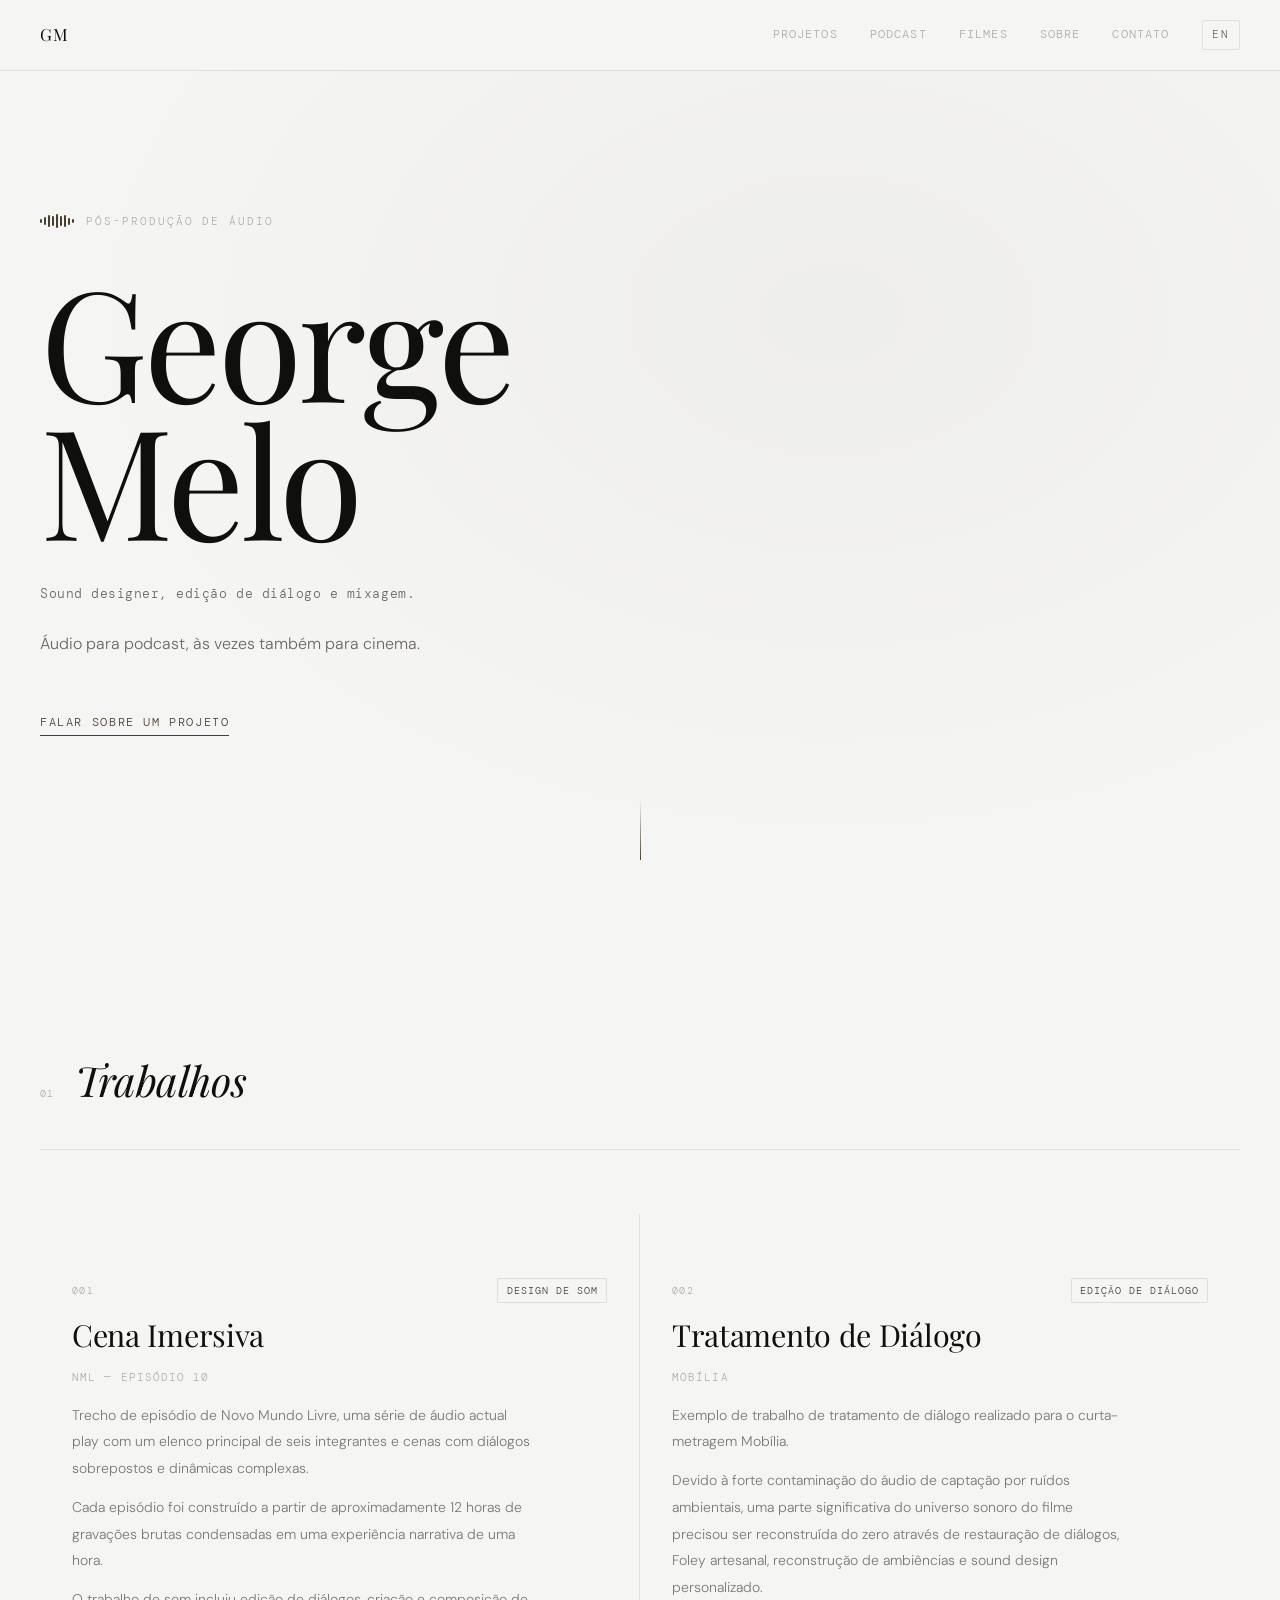
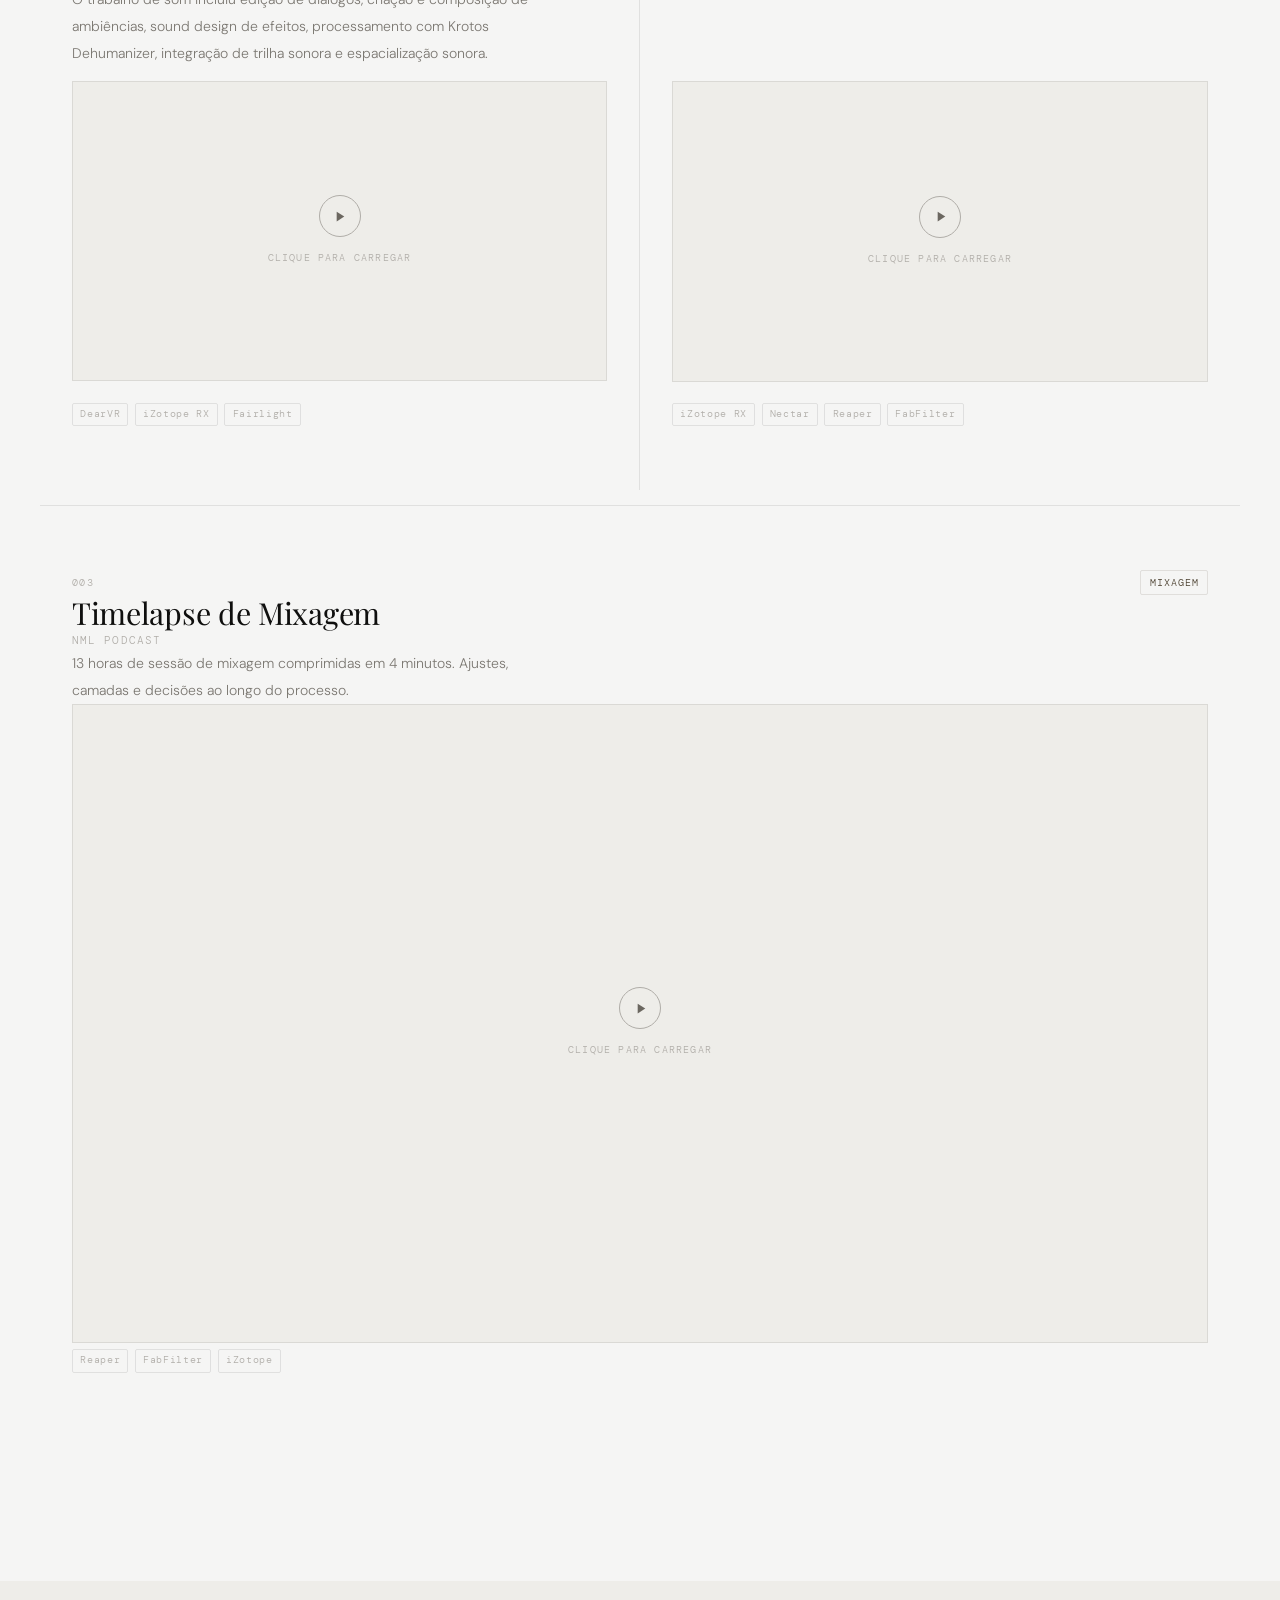
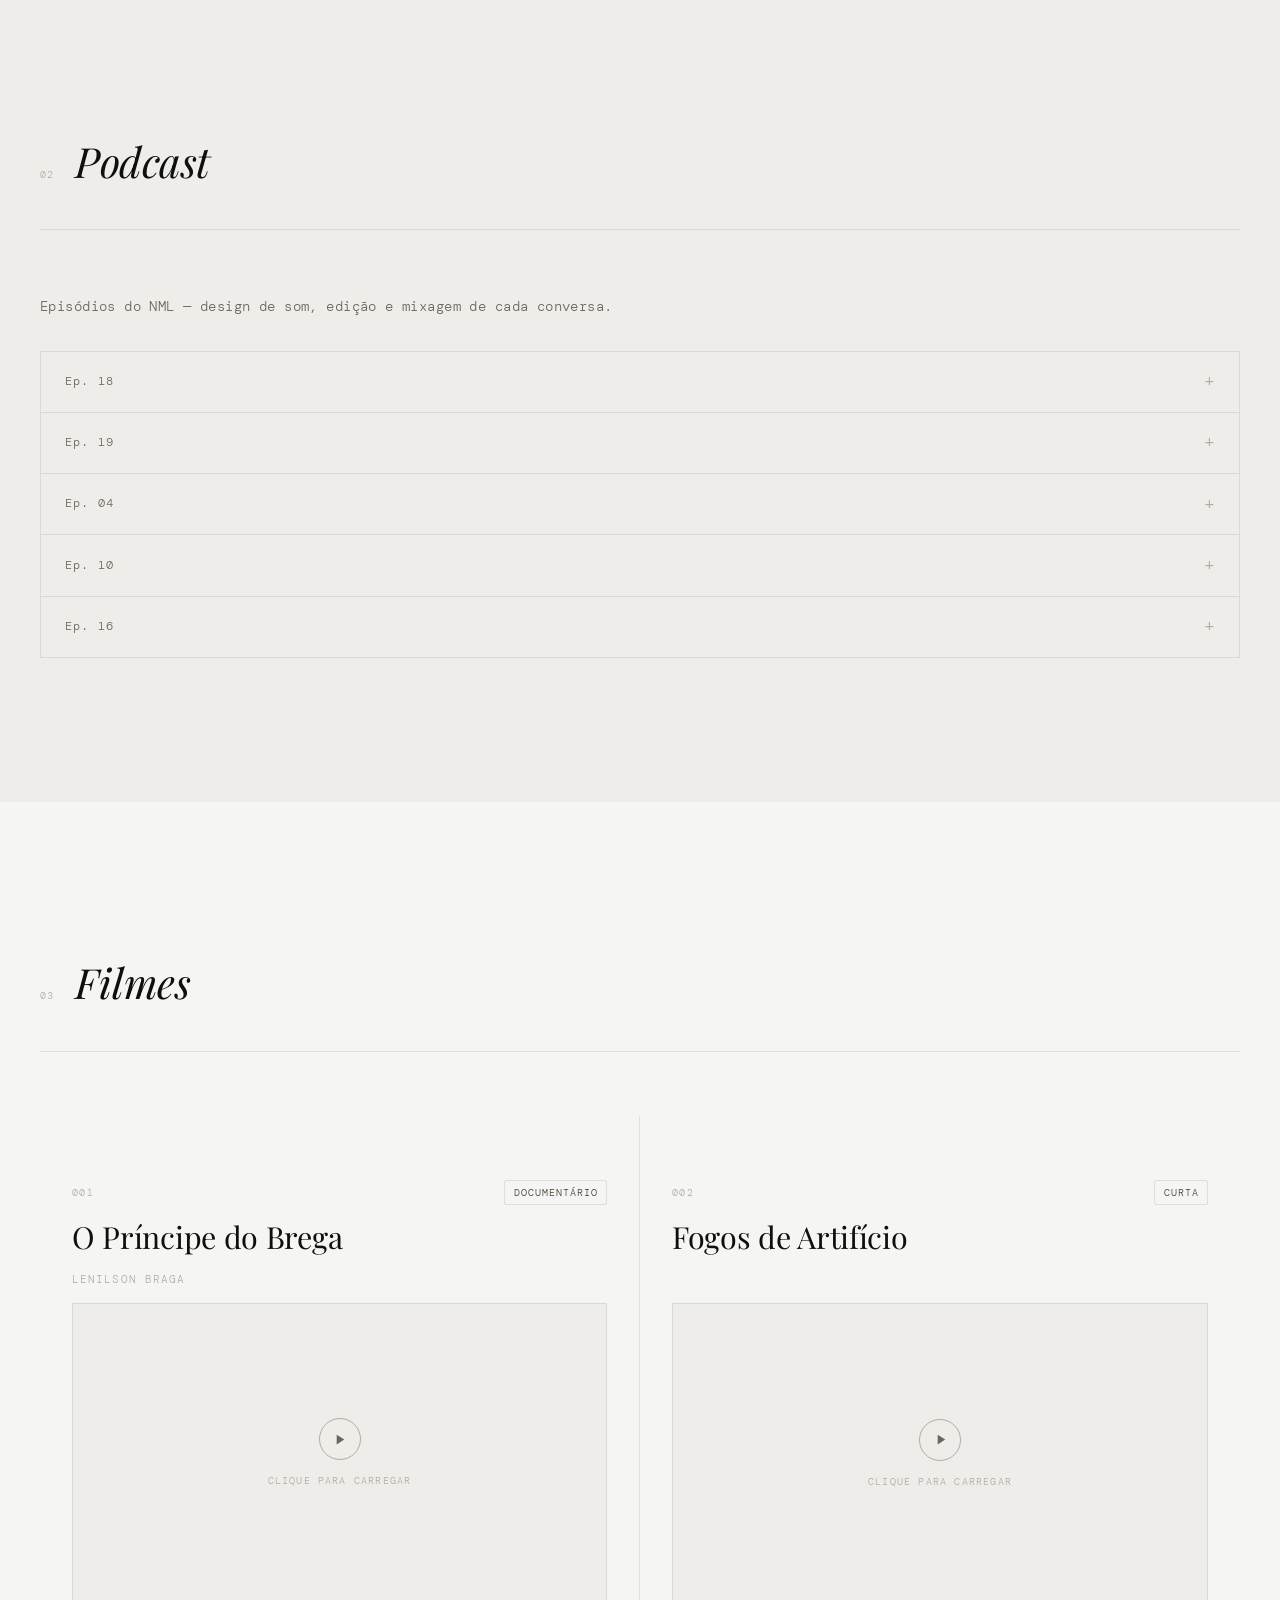
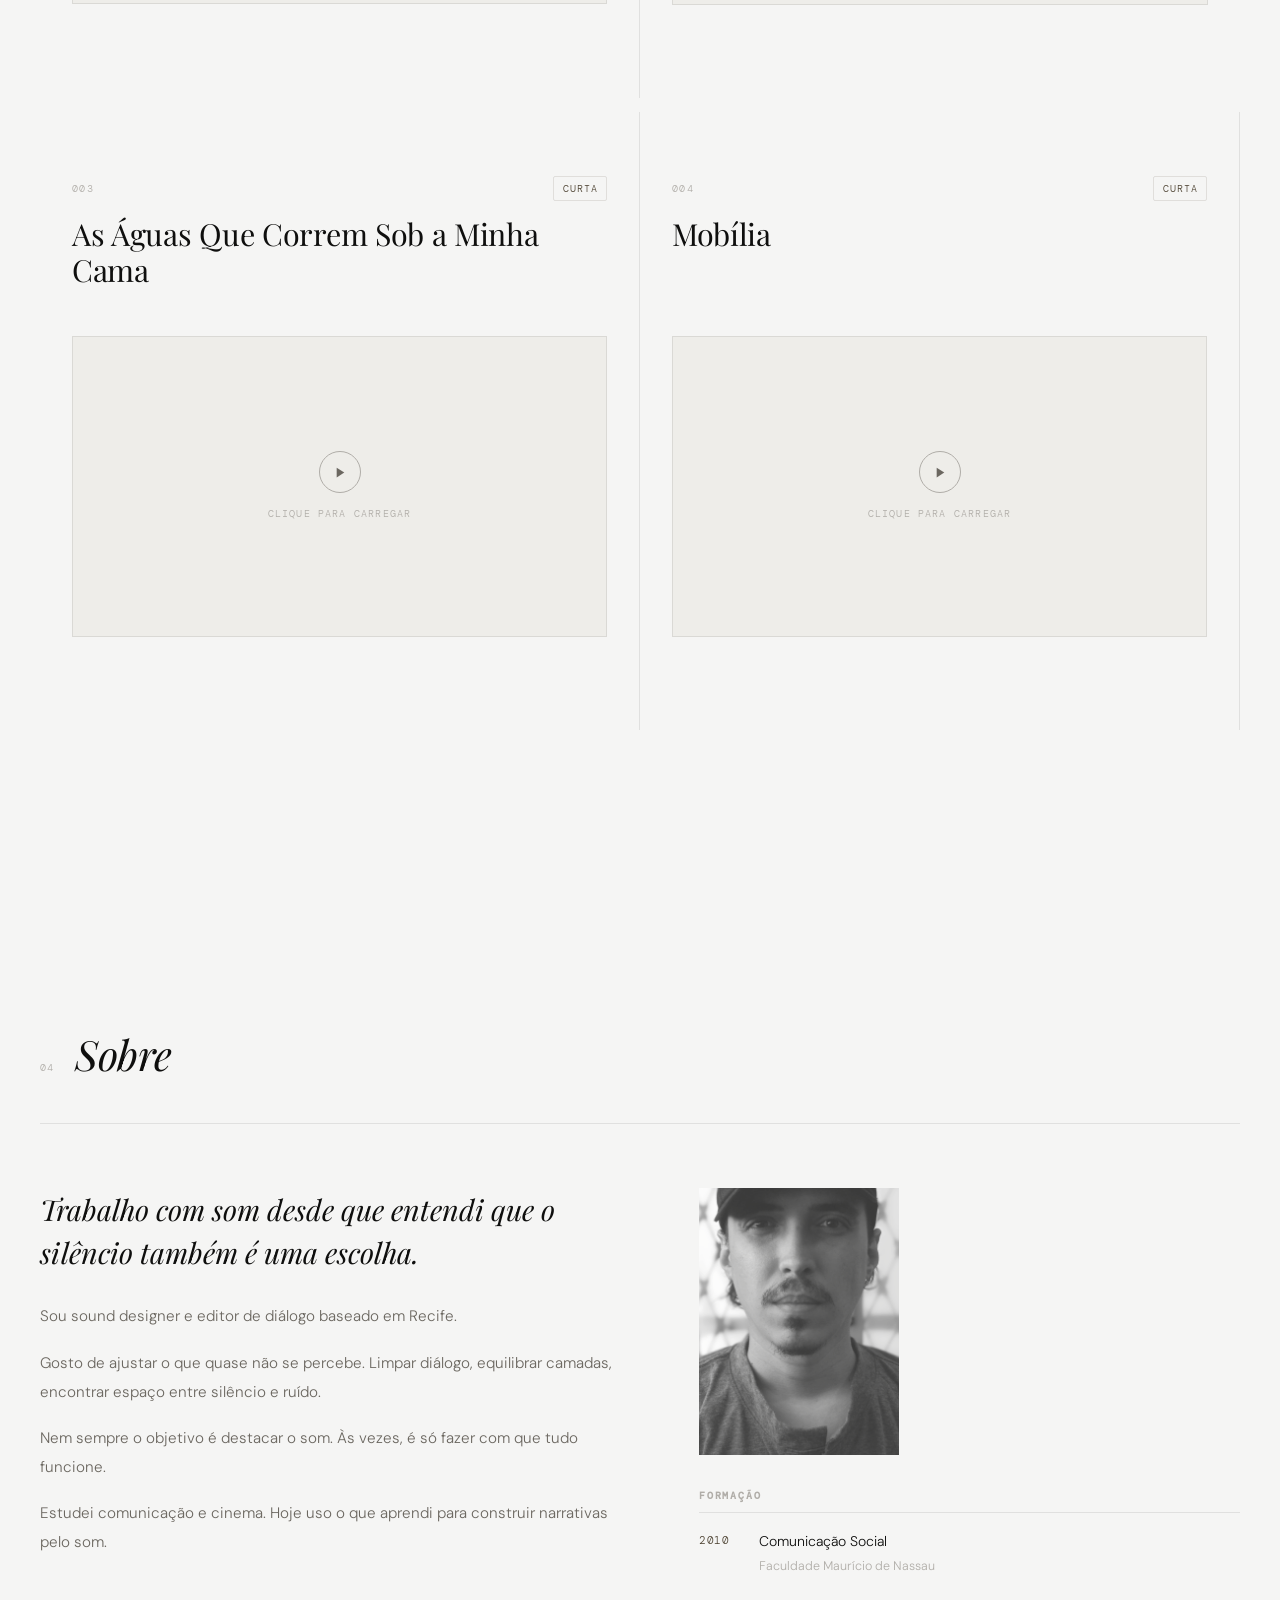
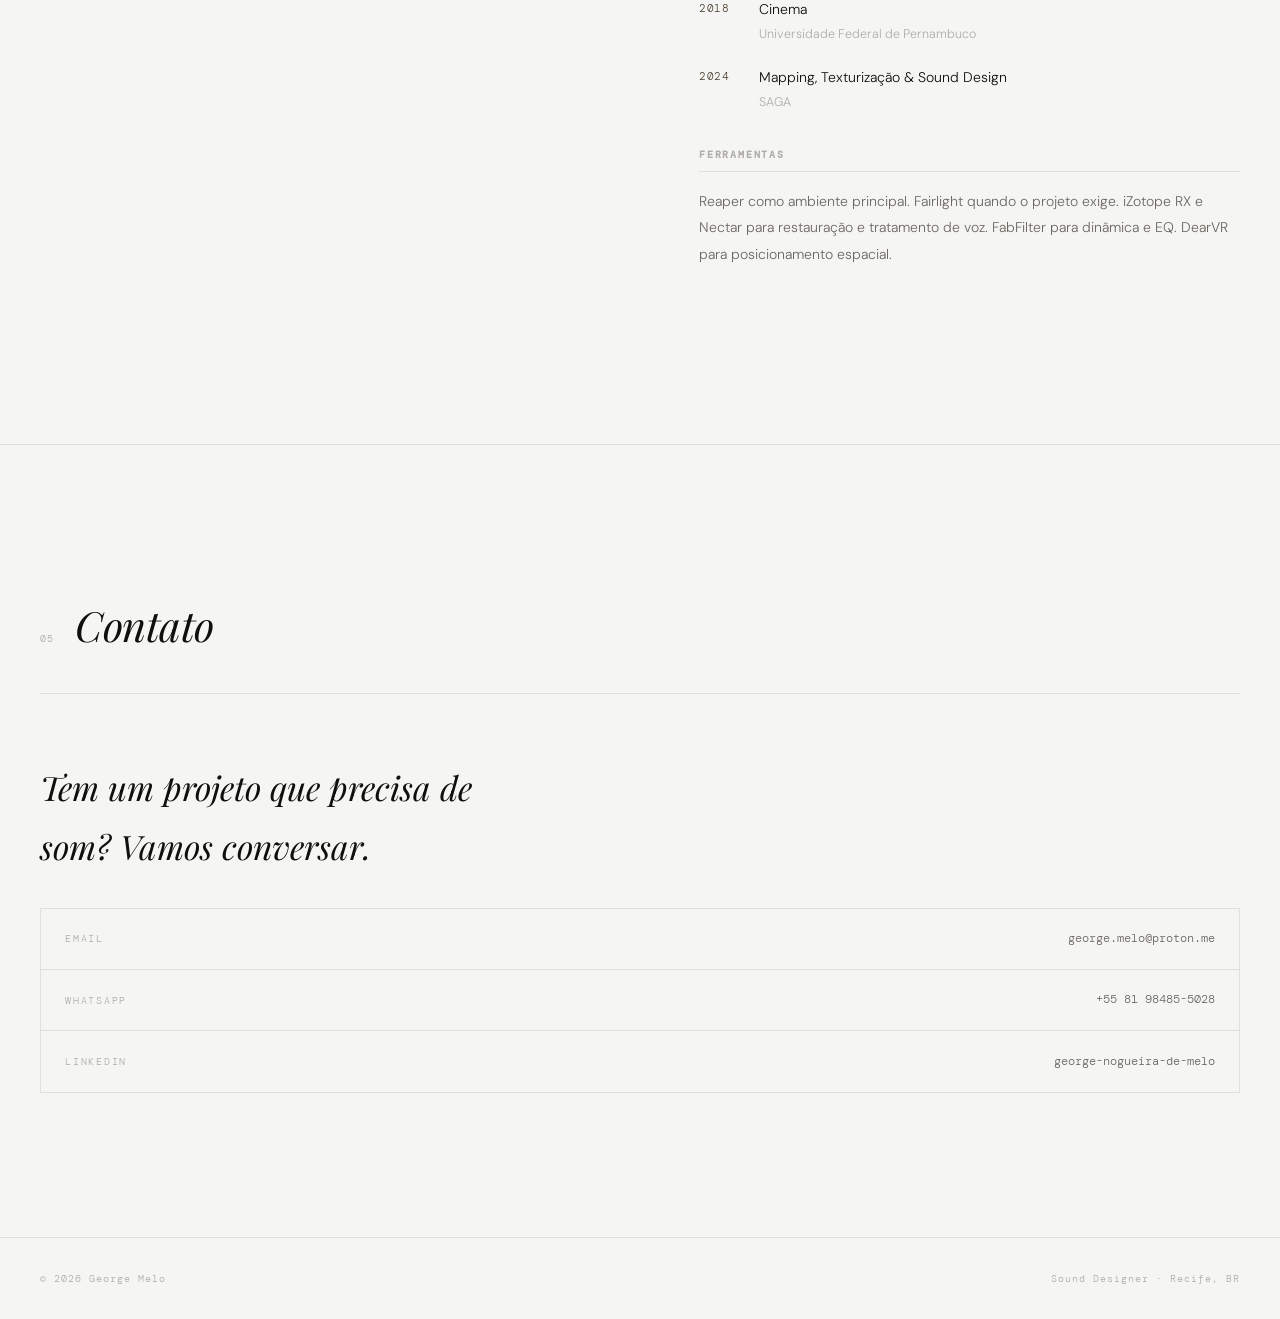
<file: index.html>
<!DOCTYPE html>
<html lang="pt-BR">
<head>
  <meta charset="UTF-8" />
  <meta name="viewport" content="width=device-width, initial-scale=1.0" />
  <title>George Melo — Sound Designer</title>
  <meta name="description" content="George Melo — Sound Designer, Dialogue Editor & Mixer especializado em pós-produção de áudio." />
  <meta property="og:title" content="Portfólio – George Nogueira de Melo">
  <meta property="og:description" content="Design de som, edição de diálogo e mixagem para podcast e narrativa sonora.">
  <meta property="og:image" content="https://resonancecore.github.io/preview.jpg">
  <meta property="og:url" content="https://resonancecore.github.io/">
  <meta property="og:type" content="website">
  <link rel="preconnect" href="https://fonts.googleapis.com" />
  <link rel="preconnect" href="https://fonts.gstatic.com" crossorigin />
  <link href="https://fonts.googleapis.com/css2?family=Playfair+Display:ital,wght@0,400;0,700;1,400&family=DM+Mono:wght@300;400&family=DM+Sans:ital,wght@0,300;0,400;1,300&display=swap" rel="stylesheet" />
  <link rel="stylesheet" href="styles.css" />
</head>
<body>

  <!-- NAV -->
  <nav class="nav">
    <span class="nav-logo">GM</span>
    <div class="nav-right">
      <a href="#projetos" class="nav-link" data-pt="Projetos" data-en="Work">Projetos</a>
      <a href="#podcast" class="nav-link" data-pt="Podcast" data-en="Podcast">Podcast</a>
      <a href="#filmes" class="nav-link" data-pt="Filmes" data-en="Films">Filmes</a>
      <a href="#sobre" class="nav-link" data-pt="Sobre" data-en="About">Sobre</a>
      <a href="#contato" class="nav-link" data-pt="Contato" data-en="Contact">Contato</a>
      <button class="lang-toggle" id="langToggle" aria-label="Toggle language">EN</button>
    </div>
  </nav>

  <!-- HERO -->
  <section class="hero">
    <div class="hero-inner">
      <div class="hero-label">
        <span class="waveform-icon" aria-hidden="true">
          <span></span><span></span><span></span><span></span><span></span><span></span><span></span><span></span><span></span>
        </span>
        <span data-pt="Pós-produção de áudio" data-en="Audio post-production">Pós-produção de áudio</span>
      </div>
      <h1 class="hero-name">George<br>Melo</h1>
      <div class="hero-roles">
        <span data-pt="Sound designer, edição de diálogo e mixagem." data-en="Sound designer, dialogue editing and mixing.">Sound designer, edição de diálogo e mixagem.</span>
      </div>
      <p class="hero-bio" data-pt="Áudio para podcast, às vezes também para cinema." data-en="Audio for podcasts, sometimes also for film.">
        Áudio para podcast, às vezes também para cinema.
      </p>
      <a href="#contato" class="hero-cta" data-pt="Falar sobre um projeto" data-en="Talk about a project">Falar sobre um projeto</a>
    </div>
    <div class="hero-scroll-hint" aria-hidden="true">
      <span class="scroll-line"></span>
    </div>
  </section>

  <!-- PROJECTS -->
  <section class="section" id="projetos">
    <div class="section-header">
      <span class="section-num">01</span>
      <h2 class="section-title" data-pt="Trabalhos" data-en="Work">Trabalhos</h2>
    </div>

    <div class="projects-grid">

      <!-- Project 1 -->
      <article class="project">
        <div class="project-meta">
          <span class="project-index">001</span>
          <span class="project-tag" data-pt="Design de Som" data-en="Sound Design">Design de Som</span>
        </div>
        <h3 class="project-title" data-pt="Cena Imersiva" data-en="Immersive Scene">Cena Imersiva</h3>
        <p class="project-client">NML — Episódio 10</p>
        <div class="project-desc">
          <p data-pt="Trecho de episódio de Novo Mundo Livre, uma série de áudio actual play com um elenco principal de seis integrantes e cenas com diálogos sobrepostos e dinâmicas complexas." data-en="Excerpt from Novo Mundo Livre, an actual play audio series featuring a six-member main cast and scenes with overlapping dialogue and complex dynamics.">Trecho de episódio de Novo Mundo Livre, uma série de áudio actual play com um elenco principal de seis integrantes e cenas com diálogos sobrepostos e dinâmicas complexas.</p>
          <p data-pt="Cada episódio foi construído a partir de aproximadamente 12 horas de gravações brutas condensadas em uma experiência narrativa de uma hora." data-en="Each episode was built from approximately 12 hours of raw recordings condensed into a one-hour narrative experience.">Cada episódio foi construído a partir de aproximadamente 12 horas de gravações brutas condensadas em uma experiência narrativa de uma hora.</p>
          <p data-pt="O trabalho de som incluiu edição de diálogos, criação e composição de ambiências, sound design de efeitos, processamento com Krotos Dehumanizer, integração de trilha sonora e espacialização sonora." data-en="Sound work included dialogue editing, ambience creation and composition, sound effects design, processing with Krotos Dehumanizer, score integration, and spatial audio design.">O trabalho de som incluiu edição de diálogos, criação e composição de ambiências, sound design de efeitos, processamento com Krotos Dehumanizer, integração de trilha sonora e espacialização sonora.</p>
        </div>
        <div class="video-trigger" data-src="https://player.vimeo.com/video/1186978144?autoplay=1" data-src-en="https://player.vimeo.com/video/1191549845?title=0&byline=0&portrait=0&badge=0&autopause=0&player_id=0&app_id=58479">
          <div class="video-thumb-placeholder">
            <div class="play-icon" aria-label="Reproduzir vídeo">
              <svg viewBox="0 0 24 24" fill="none" xmlns="http://www.w3.org/2000/svg"><polygon points="5,3 19,12 5,21" fill="currentColor"/></svg>
            </div>
            <span class="video-hint" data-pt="Clique para carregar" data-en="Click to load">Clique para carregar</span>
          </div>
        </div>
        <div class="video-embed hidden">
          <iframe src="" width="100%" height="100%" frameborder="0" allow="autoplay; fullscreen; picture-in-picture" allowfullscreen title="Cena Imersiva — NML Ep. 10"></iframe>
        </div>
        <div class="project-tools">
          <span>DearVR</span><span>iZotope RX</span><span>Fairlight</span>
        </div>
      </article>

      <!-- Project 2 -->
      <article class="project">
        <div class="project-meta">
          <span class="project-index">002</span>
          <span class="project-tag" data-pt="Edição de Diálogo" data-en="Dialogue Editing">Edição de Diálogo</span>
        </div>
        <h3 class="project-title" data-pt="Tratamento de Diálogo" data-en="Dialogue Treatment">Tratamento de Diálogo</h3>
        <p class="project-client">Mobília</p>
        <div class="project-desc">
          <p data-pt="Exemplo de trabalho de tratamento de diálogo realizado para o curta-metragem Mobília." data-en="Example of dialogue treatment work for the short film Mobília.">Exemplo de trabalho de tratamento de diálogo realizado para o curta-metragem Mobília.</p>
          <p data-pt="Devido à forte contaminação do áudio de captação por ruídos ambientais, uma parte significativa do universo sonoro do filme precisou ser reconstruída do zero através de restauração de diálogos, Foley artesanal, reconstrução de ambiências e sound design personalizado." data-en="Due to severe environmental noise contamination in the production audio, a substantial portion of the film's sonic environment had to be reconstructed from scratch through dialogue restoration, handcrafted Foley, ambience rebuilding, and custom sound design.">Devido à forte contaminação do áudio de captação por ruídos ambientais, uma parte significativa do universo sonoro do filme precisou ser reconstruída do zero através de restauração de diálogos, Foley artesanal, reconstrução de ambiências e sound design personalizado.</p>
        </div>
        <div class="video-trigger" data-src="https://player.vimeo.com/video/1186978139?autoplay=1" data-src-en="https://player.vimeo.com/video/1191549846?title=0&byline=0&portrait=0&badge=0&autopause=0&player_id=0&app_id=58479">
          <div class="video-thumb-placeholder">
            <div class="play-icon" aria-label="Reproduzir vídeo">
              <svg viewBox="0 0 24 24" fill="none" xmlns="http://www.w3.org/2000/svg"><polygon points="5,3 19,12 5,21" fill="currentColor"/></svg>
            </div>
            <span class="video-hint" data-pt="Clique para carregar" data-en="Click to load">Clique para carregar</span>
          </div>
        </div>
        <div class="video-embed hidden">
          <iframe src="" width="100%" height="100%" frameborder="0" allow="autoplay; fullscreen; picture-in-picture" allowfullscreen title="Tratamento de Diálogo — Mobília"></iframe>
        </div>
        <div class="project-tools">
          <span>iZotope RX</span><span>Nectar</span><span>Reaper</span><span>FabFilter</span>
        </div>
      </article>

      <!-- Project 3 -->
      <article class="project project--wide">
        <div class="project-meta">
          <span class="project-index">003</span>
          <span class="project-tag" data-pt="Mixagem" data-en="Mixing">Mixagem</span>
        </div>
        <h3 class="project-title" data-pt="Timelapse de Mixagem" data-en="Mixing Timelapse">Timelapse de Mixagem</h3>
        <p class="project-client">NML Podcast</p>
        <div class="project-desc">
          <p data-pt="13 horas de sessão de mixagem comprimidas em 4 minutos. Ajustes, camadas e decisões ao longo do processo." data-en="13 hours of mixing compressed into 4 minutes. Adjustments, layers and decisions throughout the process.">13 horas de sessão de mixagem comprimidas em 4 minutos. Ajustes, camadas e decisões ao longo do processo.</p>
        </div>
        <div class="video-trigger" data-src="https://player.vimeo.com/video/989617160?autoplay=1">
          <div class="video-thumb-placeholder">
            <div class="play-icon" aria-label="Reproduzir vídeo">
              <svg viewBox="0 0 24 24" fill="none" xmlns="http://www.w3.org/2000/svg"><polygon points="5,3 19,12 5,21" fill="currentColor"/></svg>
            </div>
            <span class="video-hint" data-pt="Clique para carregar" data-en="Click to load">Clique para carregar</span>
          </div>
        </div>
        <div class="video-embed hidden">
          <iframe src="" width="100%" height="100%" frameborder="0" allow="autoplay; fullscreen; picture-in-picture" allowfullscreen title="Timelapse de Mixagem — NML Podcast"></iframe>
        </div>
        <div class="project-tools">
          <span>Reaper</span><span>FabFilter</span><span>iZotope</span>
        </div>
      </article>

    </div>
  </section>

  <!-- PODCAST -->
  <section class="section section--dark" id="podcast">
    <div class="section-header">
      <span class="section-num">02</span>
      <h2 class="section-title" data-pt="Podcast" data-en="Podcast">Podcast</h2>
    </div>
    <p class="section-intro" data-pt="Episódios do NML — design de som, edição e mixagem de cada conversa." data-en="NML episodes — sound design, editing and mixing of each conversation.">
      Episódios do NML — design de som, edição e mixagem de cada conversa.
    </p>

    <div class="podcast-list">

      <div class="podcast-item">
        <div class="podcast-header" aria-expanded="false" role="button" tabindex="0">
          <div class="podcast-info">
            <span class="podcast-num">Ep. 18</span>
            <span class="podcast-arrow" aria-hidden="true">+</span>
          </div>
        </div>
        <div class="podcast-player" aria-hidden="true">
          <iframe style="border-radius:12px" src="https://open.spotify.com/embed/episode/7v37Azx0YZOzwY3ZMUkgqJ" width="100%" height="152" frameBorder="0" allowfullscreen="" allow="autoplay; clipboard-write; encrypted-media; fullscreen; picture-in-picture" loading="lazy"></iframe>
        </div>
      </div>

      <div class="podcast-item">
        <div class="podcast-header" aria-expanded="false" role="button" tabindex="0">
          <div class="podcast-info">
            <span class="podcast-num">Ep. 19</span>
            <span class="podcast-arrow" aria-hidden="true">+</span>
          </div>
        </div>
        <div class="podcast-player" aria-hidden="true">
          <iframe style="border-radius:12px" src="https://open.spotify.com/embed/episode/5BUpVxiwVRlsMdhxe8S7I6" width="100%" height="152" frameBorder="0" allowfullscreen="" allow="autoplay; clipboard-write; encrypted-media; fullscreen; picture-in-picture" loading="lazy"></iframe>
        </div>
      </div>

      <div class="podcast-item">
        <div class="podcast-header" aria-expanded="false" role="button" tabindex="0">
          <div class="podcast-info">
            <span class="podcast-num">Ep. 04</span>
            <span class="podcast-arrow" aria-hidden="true">+</span>
          </div>
        </div>
        <div class="podcast-player" aria-hidden="true">
          <iframe style="border-radius:12px" src="https://open.spotify.com/embed/episode/6XPq3MjhQQ6Ggx3zyJfv5a" width="100%" height="152" frameBorder="0" allowfullscreen="" allow="autoplay; clipboard-write; encrypted-media; fullscreen; picture-in-picture" loading="lazy"></iframe>
        </div>
      </div>

      <div class="podcast-item">
        <div class="podcast-header" aria-expanded="false" role="button" tabindex="0">
          <div class="podcast-info">
            <span class="podcast-num">Ep. 10</span>
            <span class="podcast-arrow" aria-hidden="true">+</span>
          </div>
        </div>
        <div class="podcast-player" aria-hidden="true">
          <iframe style="border-radius:12px" src="https://open.spotify.com/embed/episode/1GruVCiB3ov61nTpC6R1aq" width="100%" height="152" frameBorder="0" allowfullscreen="" allow="autoplay; clipboard-write; encrypted-media; fullscreen; picture-in-picture" loading="lazy"></iframe>
        </div>
      </div>

      <div class="podcast-item">
        <div class="podcast-header" aria-expanded="false" role="button" tabindex="0">
          <div class="podcast-info">
            <span class="podcast-num">Ep. 16</span>
            <span class="podcast-arrow" aria-hidden="true">+</span>
          </div>
        </div>
        <div class="podcast-player" aria-hidden="true">
          <iframe style="border-radius:12px" src="https://open.spotify.com/embed/episode/0O3COQrmfVcECfe2mvMOZe" width="100%" height="152" frameBorder="0" allowfullscreen="" allow="autoplay; clipboard-write; encrypted-media; fullscreen; picture-in-picture" loading="lazy"></iframe>
        </div>
      </div>

    </div>
  </section>

  <!-- FILMES -->
  <section class="section" id="filmes">
    <div class="section-header">
      <span class="section-num">03</span>
      <h2 class="section-title" data-pt="Filmes" data-en="Films">Filmes</h2>
    </div>

    <div class="projects-grid">

      <!-- Filme 1 -->
      <article class="project">
        <div class="project-meta">
          <span class="project-index">001</span>
          <span class="project-tag" data-pt="Documentário" data-en="Documentary">Documentário</span>
        </div>
        <h3 class="project-title" data-pt="O Príncipe do Brega" data-en="O Príncipe do Brega">O Príncipe do Brega</h3>
        <p class="project-client">Lenilson Braga</p>
        <div class="video-trigger" data-src="https://www.youtube.com/embed/1pjKIqkFPAs?autoplay=1">
          <div class="video-thumb-placeholder">
            <div class="play-icon" aria-label="Reproduzir vídeo">
              <svg viewBox="0 0 24 24" fill="none" xmlns="http://www.w3.org/2000/svg"><polygon points="5,3 19,12 5,21" fill="currentColor"/></svg>
            </div>
            <span class="video-hint" data-pt="Clique para carregar" data-en="Click to load">Clique para carregar</span>
          </div>
        </div>
        <div class="video-embed hidden">
          <iframe src="" width="100%" height="100%" frameborder="0" allow="autoplay; fullscreen; picture-in-picture" allowfullscreen title="Lenilson Braga — O Príncipe do Brega"></iframe>
        </div>
      </article>

      <!-- Filme 2 -->
      <article class="project">
        <div class="project-meta">
          <span class="project-index">002</span>
          <span class="project-tag" data-pt="Curta" data-en="Short Film">Curta</span>
        </div>
        <h3 class="project-title" data-pt="Fogos de Artifício" data-en="Fogos de Artifício">Fogos de Artifício</h3>
        <p class="project-client">&nbsp;</p>
        <div class="video-trigger" data-src="https://www.youtube.com/embed/_QcA58NuWd4?autoplay=1">
          <div class="video-thumb-placeholder">
            <div class="play-icon" aria-label="Reproduzir vídeo">
              <svg viewBox="0 0 24 24" fill="none" xmlns="http://www.w3.org/2000/svg"><polygon points="5,3 19,12 5,21" fill="currentColor"/></svg>
            </div>
            <span class="video-hint" data-pt="Clique para carregar" data-en="Click to load">Clique para carregar</span>
          </div>
        </div>
        <div class="video-embed hidden">
          <iframe src="" width="100%" height="100%" frameborder="0" allow="autoplay; fullscreen; picture-in-picture" allowfullscreen title="Fogos de Artifício"></iframe>
        </div>
      </article>

      <!-- Filme 3 -->
      <article class="project">
        <div class="project-meta">
          <span class="project-index">003</span>
          <span class="project-tag" data-pt="Curta" data-en="Short Film">Curta</span>
        </div>
        <h3 class="project-title" data-pt="As Águas Que Correm Sob a Minha Cama" data-en="As Águas Que Correm Sob a Minha Cama">As Águas Que Correm Sob a Minha Cama</h3>
        <p class="project-client">&nbsp;</p>
        <div class="video-trigger" data-src="https://www.youtube.com/embed/z8sB6iKHdWU?autoplay=1">
          <div class="video-thumb-placeholder">
            <div class="play-icon" aria-label="Reproduzir vídeo">
              <svg viewBox="0 0 24 24" fill="none" xmlns="http://www.w3.org/2000/svg"><polygon points="5,3 19,12 5,21" fill="currentColor"/></svg>
            </div>
            <span class="video-hint" data-pt="Clique para carregar" data-en="Click to load">Clique para carregar</span>
          </div>
        </div>
        <div class="video-embed hidden">
          <iframe src="" width="100%" height="100%" frameborder="0" allow="autoplay; fullscreen; picture-in-picture" allowfullscreen title="As Águas Que Correm Sob a Minha Cama"></iframe>
        </div>
      </article>

      <!-- Filme 4 -->
      <article class="project">
        <div class="project-meta">
          <span class="project-index">004</span>
          <span class="project-tag" data-pt="Curta" data-en="Short Film">Curta</span>
        </div>
        <h3 class="project-title" data-pt="Mobília" data-en="Mobília">Mobília</h3>
        <p class="project-client">&nbsp;</p>
        <div class="video-trigger" data-src="https://player.vimeo.com/video/1187041165?autoplay=1">
          <div class="video-thumb-placeholder">
            <div class="play-icon" aria-label="Reproduzir vídeo">
              <svg viewBox="0 0 24 24" fill="none" xmlns="http://www.w3.org/2000/svg"><polygon points="5,3 19,12 5,21" fill="currentColor"/></svg>
            </div>
            <span class="video-hint" data-pt="Clique para carregar" data-en="Click to load">Clique para carregar</span>
          </div>
        </div>
        <div class="video-embed hidden">
          <iframe src="" width="100%" height="100%" frameborder="0" allow="autoplay; fullscreen; picture-in-picture" allowfullscreen title="Mobília"></iframe>
        </div>
      </article>

    </div>
  </section>

  <!-- ABOUT -->
  <section class="section" id="sobre">
    <div class="section-header">
      <span class="section-num">04</span>
      <h2 class="section-title" data-pt="Sobre" data-en="About">Sobre</h2>
    </div>

    <div class="about-grid">
      <div class="about-text">
        <p class="about-lead" data-pt="Trabalho com som desde que entendi que o silêncio também é uma escolha." data-en="I have worked with sound since I realized that silence is also a choice.">
          Trabalho com som desde que entendi que o silêncio também é uma escolha.
        </p>
        <p data-pt="Sou sound designer e editor de diálogo baseado em Recife." data-en="I am a sound designer and dialogue editor based in Recife.">
          Sou sound designer e editor de diálogo baseado em Recife.
        </p>
        <p data-pt="Gosto de ajustar o que quase não se percebe. Limpar diálogo, equilibrar camadas, encontrar espaço entre silêncio e ruído." data-en="I focus on what usually goes unnoticed. Cleaning dialogue, balancing layers, shaping space between silence and noise.">
          Gosto de ajustar o que quase não se percebe. Limpar diálogo, equilibrar camadas, encontrar espaço entre silêncio e ruído.
        </p>
        <p data-pt="Nem sempre o objetivo é destacar o som. Às vezes, é só fazer com que tudo funcione." data-en="Sometimes the goal is not to make sound stand out. Sometimes it is just about making everything work.">
          Nem sempre o objetivo é destacar o som. Às vezes, é só fazer com que tudo funcione.
        </p>
        <p data-pt="Estudei comunicação e cinema. Hoje uso o que aprendi para construir narrativas pelo som." data-en="My background is in communication and film. Today I use what I learned to build narratives through sound.">
          Estudei comunicação e cinema. Hoje uso o que aprendi para construir narrativas pelo som.
        </p>
      </div>

      <div class="about-details">
        <div class="about-portrait">
          <img src="mugshot.jpg" alt="George Melo" class="portrait-img" />
        </div>

        <div class="about-block">
          <h4 class="about-block-title" data-pt="Formação" data-en="Education">Formação</h4>
          <ul class="edu-list">
            <li>
              <span class="edu-year">2010</span>
              <span>
                <span data-pt="Comunicação Social" data-en="Social Communication">Comunicação Social</span><br>
                <span class="edu-school">Faculdade Maurício de Nassau</span>
              </span>
            </li>
            <li>
              <span class="edu-year">2018</span>
              <span>
                <span data-pt="Cinema" data-en="Cinema">Cinema</span><br>
                <span class="edu-school">Universidade Federal de Pernambuco</span>
              </span>
            </li>
            <li>
              <span class="edu-year">2024</span>
              <span>
                <span data-pt="Mapping, Texturização & Sound Design" data-en="Mapping, Texturing & Sound Design">Mapping, Texturização & Sound Design</span><br>
                <span class="edu-school">SAGA</span>
              </span>
            </li>
          </ul>
        </div>

        <div class="about-block">
          <h4 class="about-block-title" data-pt="Ferramentas" data-en="Tools">Ferramentas</h4>
          <div class="tools-prose" data-pt="Reaper como ambiente principal. Fairlight quando o projeto exige. iZotope RX e Nectar para restauração e tratamento de voz. FabFilter para dinâmica e EQ. DearVR para posicionamento espacial." data-en="Reaper as primary environment. Fairlight when the project demands it. iZotope RX and Nectar for restoration and voice treatment. FabFilter for dynamics and EQ. DearVR for spatial positioning.">
            Reaper como ambiente principal. Fairlight quando o projeto exige. iZotope RX e Nectar para restauração e tratamento de voz. FabFilter para dinâmica e EQ. DearVR para posicionamento espacial.
          </div>
        </div>
      </div>
    </div>
  </section>

  <!-- CONTACT -->
  <section class="section section--contact" id="contato">
    <div class="section-header">
      <span class="section-num">05</span>
      <h2 class="section-title" data-pt="Contato" data-en="Contact">Contato</h2>
    </div>

    <div class="contact-inner">
      <p class="contact-lead" data-pt="Tem um projeto que precisa de som? Vamos conversar." data-en="Have a project that needs sound? Let's talk.">
        Tem um projeto que precisa de som? Vamos conversar.
      </p>

      <div class="contact-links">
        <a href="mailto:george.melo@proton.me" class="contact-link">
          <span class="contact-link-label" data-pt="Email" data-en="Email">Email</span>
          <span class="contact-link-value">george.melo@proton.me</span>
        </a>
        <a href="https://wa.me/5581984855028" target="_blank" rel="noopener" class="contact-link contact-link--wa">
          <span class="contact-link-label">WhatsApp</span>
          <span class="contact-link-value">+55 81 98485-5028</span>
        </a>
        <a href="https://www.linkedin.com/in/george-nogueira-de-melo-1a5a78235" target="_blank" rel="noopener" class="contact-link">
          <span class="contact-link-label">LinkedIn</span>
          <span class="contact-link-value">george-nogueira-de-melo</span>
        </a>
      </div>
    </div>
  </section>

  <footer class="footer">
    <span>© <span id="year"></span> George Melo</span>
    <span data-pt="Sound Designer · Recife, BR" data-en="Sound Designer · Recife, BR">Sound Designer · Recife, BR</span>
  </footer>

  <script src="script.js"></script>
</body>
</html>
</file>
<file: styles.css>
/* ============================
   CSS VARIABLES & RESET
   ============================ */

:root {
  --bg: #f5f5f4;
  --bg-dark: #eeede9;
  --surface: #edece8;
  --border: rgba(15, 15, 15, 0.09);
  --text: #0f0f0e;
  --text-muted: #6b6760;
  --text-faint: #b0ada8;
  --accent: #4a3f2e;
  --accent-dim: rgba(74, 63, 46, 0.12);
  --font-display: 'Playfair Display', Georgia, serif;
  --font-body: 'DM Sans', sans-serif;
  --font-mono: 'DM Mono', monospace;
  --space-xs: 0.5rem;
  --space-sm: 1rem;
  --space-md: 2rem;
  --space-lg: 4rem;
  --space-xl: 9rem;
  --max-w: 1200px;
  --ease: cubic-bezier(0.25, 0.46, 0.45, 0.94);
}

*, *::before, *::after {
  box-sizing: border-box;
  margin: 0;
  padding: 0;
}

html {
  scroll-behavior: smooth;
  font-size: 16px;
}

body {
  background-color: var(--bg);
  color: var(--text);
  font-family: var(--font-body);
  font-weight: 300;
  line-height: 1.75;
  -webkit-font-smoothing: antialiased;
  overflow-x: hidden;
}

img { max-width: 100%; display: block; }
a { text-decoration: none; color: inherit; }
ul { list-style: none; }
button { cursor: pointer; background: none; border: none; font: inherit; color: inherit; }

/* ============================
   ANIMATIONS
   ============================ */

@keyframes fadeUp {
  from { opacity: 0; transform: translateY(20px); }
  to   { opacity: 1; transform: translateY(0); }
}

@keyframes pulse {
  0%, 100% { transform: scaleY(0.3); }
  50%       { transform: scaleY(1); }
}

@keyframes lineGrow {
  from { height: 0; opacity: 0; }
  to   { height: 60px; opacity: 1; }
}

/* ============================
   NAV
   ============================ */

.nav {
  position: fixed;
  top: 0;
  left: 0;
  right: 0;
  z-index: 100;
  display: flex;
  align-items: center;
  justify-content: space-between;
  padding: 1.25rem 2.5rem;
  background: rgba(245, 245, 244, 0.88);
  backdrop-filter: blur(14px);
  -webkit-backdrop-filter: blur(14px);
  border-bottom: 1px solid var(--border);
  transition: border-color 0.4s var(--ease);
}

.nav-logo {
  font-family: var(--font-display);
  font-size: 1.05rem;
  letter-spacing: 0.04em;
  color: var(--text);
}

.nav-right {
  display: flex;
  align-items: center;
  gap: 2rem;
}

.nav-link {
  font-family: var(--font-mono);
  font-size: 0.72rem;
  letter-spacing: 0.1em;
  text-transform: uppercase;
  color: var(--text-faint);
  transition: color 0.3s var(--ease);
}

.nav-link:hover {
  color: var(--text);
}

.lang-toggle {
  font-family: var(--font-mono);
  font-size: 0.68rem;
  letter-spacing: 0.12em;
  text-transform: uppercase;
  color: var(--text-muted);
  border: 1px solid var(--border);
  padding: 0.28rem 0.62rem;
  border-radius: 2px;
  transition: all 0.3s var(--ease);
}

.lang-toggle:hover {
  color: var(--accent);
  border-color: var(--accent);
}

/* ============================
   HERO
   ============================ */

.hero {
  min-height: 100vh;
  display: flex;
  flex-direction: column;
  justify-content: center;
  padding: 8rem 2.5rem 5rem;
  position: relative;
  overflow: hidden;
}

.hero::before {
  content: '';
  position: absolute;
  top: 0; left: 0; right: 0; bottom: 0;
  background: radial-gradient(ellipse at 65% 35%, rgba(74, 63, 46, 0.04) 0%, transparent 65%);
  pointer-events: none;
}

.hero-inner {
  max-width: var(--max-w);
  margin: 0 auto;
  width: 100%;
  animation: fadeUp 0.9s var(--ease) both;
}

.hero-label {
  display: flex;
  align-items: center;
  gap: 0.75rem;
  font-family: var(--font-mono);
  font-size: 0.68rem;
  letter-spacing: 0.18em;
  text-transform: uppercase;
  color: var(--text-faint);
  margin-bottom: 2.5rem;
  animation: fadeUp 0.9s var(--ease) 0.1s both;
}

.waveform-icon {
  display: flex;
  align-items: center;
  gap: 2px;
  height: 14px;
}

.waveform-icon span {
  display: block;
  width: 2px;
  background: var(--accent);
  border-radius: 1px;
  animation: pulse 1.8s ease-in-out infinite;
}
.waveform-icon span:nth-child(1) { height: 4px;  animation-delay: 0s; }
.waveform-icon span:nth-child(2) { height: 8px;  animation-delay: 0.15s; }
.waveform-icon span:nth-child(3) { height: 12px; animation-delay: 0.3s; }
.waveform-icon span:nth-child(4) { height: 10px; animation-delay: 0.45s; }
.waveform-icon span:nth-child(5) { height: 14px; animation-delay: 0.6s; }
.waveform-icon span:nth-child(6) { height: 10px; animation-delay: 0.75s; }
.waveform-icon span:nth-child(7) { height: 12px; animation-delay: 0.9s; }
.waveform-icon span:nth-child(8) { height: 7px;  animation-delay: 1.05s; }
.waveform-icon span:nth-child(9) { height: 4px;  animation-delay: 1.2s; }

.hero-name {
  font-family: var(--font-display);
  font-size: clamp(4rem, 12vw, 10rem);
  font-weight: 400;
  line-height: 0.9;
  letter-spacing: -0.025em;
  color: var(--text);
  margin-bottom: 2.25rem;
  animation: fadeUp 0.9s var(--ease) 0.2s both;
}

.hero-roles {
  font-family: var(--font-mono);
  font-size: 0.82rem;
  letter-spacing: 0.04em;
  color: var(--text-muted);
  margin-bottom: 1.5rem;
  animation: fadeUp 0.9s var(--ease) 0.35s both;
}

.hero-bio {
  max-width: 440px;
  font-size: 1rem;
  color: var(--text-muted);
  line-height: 1.8;
  margin-bottom: 3rem;
  animation: fadeUp 0.9s var(--ease) 0.45s both;
}

.hero-cta {
  display: inline-block;
  font-family: var(--font-mono);
  font-size: 0.72rem;
  letter-spacing: 0.14em;
  text-transform: uppercase;
  color: var(--accent);
  border-bottom: 1px solid var(--accent);
  padding-bottom: 2px;
  transition: opacity 0.3s var(--ease);
  animation: fadeUp 0.9s var(--ease) 0.55s both;
}

.hero-cta:hover {
  opacity: 0.55;
}

.hero-scroll-hint {
  position: absolute;
  bottom: 2.5rem;
  left: 50%;
  transform: translateX(-50%);
  display: flex;
  justify-content: center;
}

.scroll-line {
  display: block;
  width: 1px;
  background: linear-gradient(to bottom, transparent, var(--accent));
  animation: lineGrow 1.4s var(--ease) 1.2s both;
}

/* ============================
   SECTION BASE
   ============================ */

.section {
  padding: var(--space-xl) 2.5rem;
  max-width: calc(var(--max-w) + 5rem);
  margin: 0 auto;
}

.section--dark {
  background: var(--bg-dark);
  max-width: 100%;
  padding: var(--space-xl) 2.5rem;
}

.section--dark .section-header,
.section--dark .section-intro,
.section--dark .podcast-list {
  max-width: var(--max-w);
  margin-left: auto;
  margin-right: auto;
}

.section-header {
  display: flex;
  align-items: baseline;
  gap: 1.25rem;
  margin-bottom: var(--space-lg);
  border-bottom: 1px solid var(--border);
  padding-bottom: var(--space-md);
}

.section-num {
  font-family: var(--font-mono);
  font-size: 0.62rem;
  color: var(--text-faint);
  letter-spacing: 0.15em;
}

.section-title {
  font-family: var(--font-display);
  font-size: clamp(1.8rem, 4vw, 2.6rem);
  font-weight: 400;
  font-style: italic;
  letter-spacing: -0.01em;
  color: var(--text);
}

.section-intro {
  font-size: 0.875rem;
  color: var(--text-muted);
  margin-bottom: var(--space-md);
  font-family: var(--font-mono);
  letter-spacing: 0.03em;
}

/* ============================
   PROJECTS
   ============================ */

.projects-grid {
  display: grid;
  grid-template-columns: 1fr 1fr;
  grid-template-rows: auto auto auto 1fr auto auto;
  row-gap: 0.9rem;
  column-gap: 0;
}

.project {
  background: var(--bg);
  padding: var(--space-lg) var(--space-md);
  display: grid;
  grid-row: span 6;
  grid-template-rows: subgrid;
  transition: background 0.35s var(--ease);
  border-right: 1px solid var(--border);
}

.project:nth-child(2) {
  border-right: none;
}

.project:hover {
  background: var(--surface);
}

.project--wide {
  grid-column: 1 / -1;
  grid-row: auto;
  grid-template-rows: auto auto auto auto auto;
  border-right: none;
  border-top: 1px solid var(--border);
}

.project-meta {
  display: flex;
  align-items: center;
  justify-content: space-between;
}

.project-index {
  font-family: var(--font-mono);
  font-size: 0.62rem;
  color: var(--text-faint);
  letter-spacing: 0.15em;
}

.project-tag {
  font-family: var(--font-mono);
  font-size: 0.62rem;
  letter-spacing: 0.1em;
  text-transform: uppercase;
  color: var(--accent);
  border: 1px solid var(--accent-dim);
  padding: 0.18rem 0.52rem;
  border-radius: 2px;
}

.project-title {
  font-family: var(--font-display);
  font-size: clamp(1.3rem, 2.8vw, 1.9rem);
  font-weight: 400;
  line-height: 1.2;
  letter-spacing: -0.01em;
  color: var(--text);
}

.project-client {
  font-family: var(--font-mono);
  font-size: 0.68rem;
  color: var(--text-faint);
  letter-spacing: 0.1em;
  text-transform: uppercase;
}

div.project-desc {
  max-width: 460px;
  align-self: start;
}

.project-desc p {
  font-size: 0.875rem;
  color: var(--text-muted);
  line-height: 1.9;
  margin: 0 0 0.9em 0;
  opacity: 0.88;
}

.project-desc p:last-child {
  margin-bottom: 0;
}

.video-trigger {
  cursor: pointer;
}

.video-thumb-placeholder {
  position: relative;
  width: 100%;
  aspect-ratio: 16/9;
  background: var(--bg-dark);
  border: 1px solid var(--border);
  display: flex;
  flex-direction: column;
  align-items: center;
  justify-content: center;
  gap: 0.75rem;
  transition: border-color 0.3s var(--ease), background 0.3s var(--ease);
  overflow: hidden;
}

.video-trigger:hover .video-thumb-placeholder {
  border-color: var(--accent);
  background: var(--surface);
}

.play-icon {
  width: 42px;
  height: 42px;
  border: 1px solid var(--text-faint);
  border-radius: 50%;
  display: flex;
  align-items: center;
  justify-content: center;
  color: var(--text-muted);
  transition: all 0.3s var(--ease);
}

.play-icon svg {
  width: 13px;
  height: 13px;
  margin-left: 2px;
}

.video-trigger:hover .play-icon {
  border-color: var(--accent);
  color: var(--accent);
}

.video-hint {
  font-family: var(--font-mono);
  font-size: 0.62rem;
  letter-spacing: 0.12em;
  text-transform: uppercase;
  color: var(--text-faint);
}

.video-embed {
  width: 100%;
  aspect-ratio: 16/9;
  background: #000;
}

.video-embed iframe {
  width: 100%;
  height: 100%;
  border: none;
  display: block;
}

.video-embed.hidden {
  display: none;
}

.project-tools {
  display: flex;
  flex-wrap: wrap;
  gap: 0.4rem;
  margin-top: 0.4rem;
}

.project-tools span {
  font-family: var(--font-mono);
  font-size: 0.6rem;
  letter-spacing: 0.07em;
  color: var(--text-faint);
  border: 1px solid var(--border);
  padding: 0.15rem 0.45rem;
  border-radius: 2px;
}

/* ============================
   PODCAST
   ============================ */

.podcast-list {
  display: flex;
  flex-direction: column;
  border: 1px solid var(--border);
}

.podcast-item {
  border-bottom: 1px solid var(--border);
}

.podcast-item:last-child {
  border-bottom: none;
}

.podcast-header {
  padding: 1.2rem 1.5rem;
  display: flex;
  align-items: center;
  cursor: pointer;
  user-select: none;
  transition: background 0.3s var(--ease);
}

.podcast-header:hover {
  background: rgba(15, 15, 14, 0.03);
}

.podcast-info {
  display: flex;
  align-items: center;
  justify-content: space-between;
  width: 100%;
}

.podcast-num {
  font-family: var(--font-mono);
  font-size: 0.78rem;
  letter-spacing: 0.1em;
  color: var(--text-muted);
}

.podcast-arrow {
  font-family: var(--font-mono);
  font-size: 1.1rem;
  color: var(--text-faint);
  transition: transform 0.35s var(--ease), color 0.3s var(--ease);
  line-height: 1;
}

.podcast-item.open .podcast-arrow {
  transform: rotate(45deg);
  color: var(--accent);
}

.podcast-player {
  display: none;
  padding: 0 1.5rem 1.25rem;
}

.podcast-player iframe {
  border: none;
  border-radius: 8px !important;
}

/* ============================
   ABOUT
   ============================ */

.about-grid {
  display: grid;
  grid-template-columns: 1.1fr 1fr;
  gap: var(--space-lg);
  align-items: start;
}

.about-lead {
  font-family: var(--font-display);
  font-size: clamp(1.25rem, 2.4vw, 1.8rem);
  font-weight: 400;
  font-style: italic;
  line-height: 1.5;
  color: var(--text);
  margin-bottom: 1.75rem;
}

.about-text p:not(.about-lead) {
  font-size: 0.95rem;
  color: var(--text-muted);
  margin-bottom: 1.1rem;
  line-height: 1.9;
}

.about-portrait {
  margin-bottom: 2rem;
}

.portrait-img {
  width: 100%;
  max-width: 200px;
  aspect-ratio: 3/4;
  object-fit: cover;
  object-position: center top;
  filter: grayscale(100%) contrast(1.05);
  opacity: 0.78;
  transition: opacity 0.4s var(--ease);
}

.portrait-img:hover {
  opacity: 1;
}

.about-block {
  margin-bottom: 2rem;
}

.about-block-title {
  font-family: var(--font-mono);
  font-size: 0.62rem;
  letter-spacing: 0.18em;
  text-transform: uppercase;
  color: var(--text-faint);
  margin-bottom: 1rem;
  border-bottom: 1px solid var(--border);
  padding-bottom: 0.5rem;
}

.edu-list {
  display: flex;
  flex-direction: column;
  gap: 1.2rem;
}

.edu-list li {
  display: flex;
  align-items: flex-start;
  gap: 1.25rem;
  font-size: 0.875rem;
  color: var(--text);
}

.edu-year {
  font-family: var(--font-mono);
  font-size: 0.68rem;
  color: var(--accent);
  letter-spacing: 0.05em;
  min-width: 2.5rem;
  padding-top: 0.15rem;
}

.edu-school {
  display: block;
  color: var(--text-faint);
  font-size: 0.78rem;
  margin-top: 0.15rem;
}

.tools-prose {
  font-size: 0.875rem;
  color: var(--text-muted);
  line-height: 1.9;
}

/* ============================
   CONTACT
   ============================ */

.section--contact {
  border-top: 1px solid var(--border);
}

.contact-inner {
  display: flex;
  flex-direction: column;
  gap: var(--space-md);
}

.contact-lead {
  font-family: var(--font-display);
  font-size: clamp(1.35rem, 2.8vw, 2.1rem);
  font-weight: 400;
  font-style: italic;
  color: var(--text);
  max-width: 500px;
}

.contact-links {
  display: flex;
  flex-direction: column;
  border: 1px solid var(--border);
}

.contact-link {
  display: flex;
  align-items: center;
  justify-content: space-between;
  padding: 1.2rem 1.5rem;
  border-bottom: 1px solid var(--border);
  transition: background 0.3s var(--ease);
}

.contact-link:last-child {
  border-bottom: none;
}

.contact-link:hover {
  background: var(--surface);
}

.contact-link--wa:hover .contact-link-value {
  color: var(--accent);
}

.contact-link-label {
  font-family: var(--font-mono);
  font-size: 0.62rem;
  letter-spacing: 0.18em;
  text-transform: uppercase;
  color: var(--text-faint);
}

.contact-link-value {
  font-family: var(--font-mono);
  font-size: 0.78rem;
  color: var(--text-muted);
  transition: color 0.3s var(--ease);
}

.contact-link:hover .contact-link-value {
  color: var(--text);
}

/* ============================
   FOOTER
   ============================ */

.footer {
  padding: 2rem 2.5rem;
  border-top: 1px solid var(--border);
  display: flex;
  justify-content: space-between;
  align-items: center;
  font-family: var(--font-mono);
  font-size: 0.62rem;
  letter-spacing: 0.1em;
  color: var(--text-faint);
}

/* ============================
   FADE-IN ON SCROLL
   ============================ */

.fade-in {
  opacity: 0;
  transform: translateY(18px);
  transition: opacity 0.75s var(--ease), transform 0.75s var(--ease);
}

.fade-in.visible {
  opacity: 1;
  transform: translateY(0);
}

/* ============================
   RESPONSIVE
   ============================ */

@media (max-width: 900px) {
  .nav {
    padding: 1rem 1.5rem;
  }

  .nav-right {
    gap: 1.25rem;
  }

  .nav-link {
    display: none;
  }

  .hero {
    padding: 7rem 1.5rem 3.5rem;
  }

  .section {
    padding: var(--space-lg) 1.5rem;
  }

  .section--dark {
    padding: var(--space-lg) 1.5rem;
  }

  .projects-grid {
    grid-template-columns: 1fr;
  }

  .project--wide {
    grid-column: 1;
  }

  .about-grid {
    grid-template-columns: 1fr;
    gap: var(--space-md);
  }

  .portrait-img {
    max-width: 140px;
    aspect-ratio: 1/1;
    border-radius: 2px;
  }

  .contact-link {
    flex-direction: column;
    align-items: flex-start;
    gap: 0.25rem;
  }

  .footer {
    flex-direction: column;
    gap: 0.5rem;
    text-align: center;
  }
}

@media (max-width: 600px) {
  .hero-name {
    font-size: clamp(3rem, 16vw, 5rem);
  }

  .hero-roles {
    font-size: 0.75rem;
  }
}
</file>
